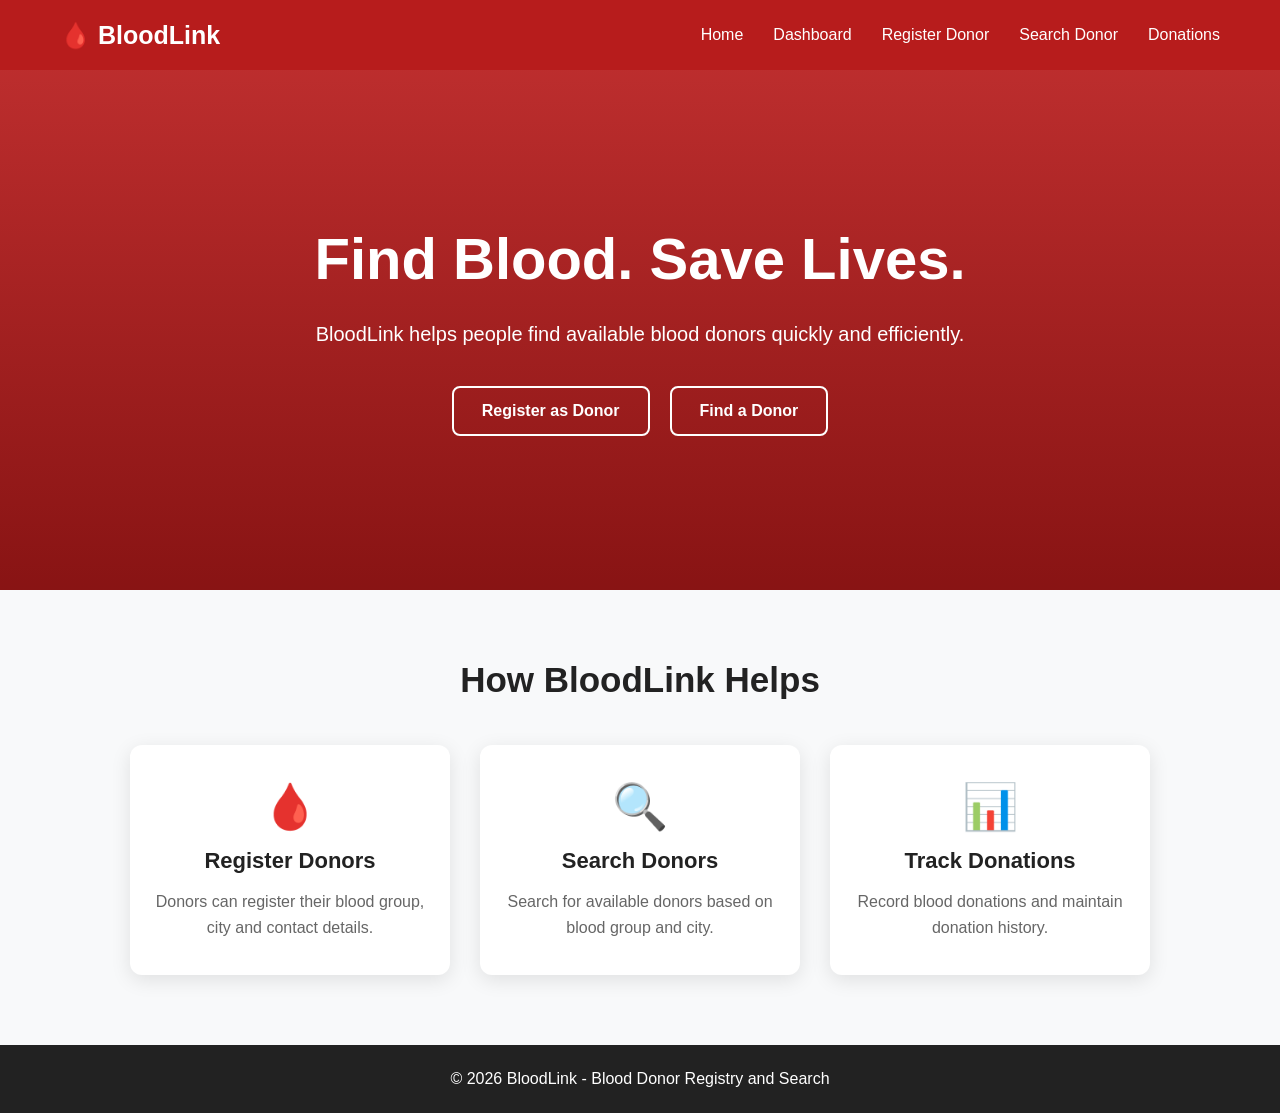
<file: BloodLink/bloodlink/target/classes/static/index.html>
<!DOCTYPE html>
<html lang="en">

<head>

    <meta charset="UTF-8">

    <meta name="viewport"
          content="width=device-width, initial-scale=1.0">

    <title>BloodLink - Blood Donor Registry</title>

    <link rel="stylesheet" href="css/style.css">

</head>

<body>


    <!-- =========================
         NAVBAR
    ========================== -->

    <nav class="navbar">

        <div class="logo">
            🩸 BloodLink
        </div>

        <div class="nav-links">

            <a href="index.html">
                Home
            </a>

            <a href="dashboard.html">
                Dashboard
            </a>

            <a href="register-donor.html">
                Register Donor
            </a>

            <a href="search-donor.html">
                Search Donor
            </a>

            <a href="donations.html">
                Donations
            </a>

        </div>

    </nav>


    <!-- =========================
         HERO SECTION
    ========================== -->

    <section class="hero">

        <div class="hero-content">

            <h1>
                Find Blood. Save Lives.
            </h1>

            <p>
                BloodLink helps people find available blood donors
                quickly and efficiently.
            </p>


            <!-- =========================
                 HERO BUTTONS
            ========================== -->

            <div class="hero-buttons">


                <!-- REGISTER DONOR -->

                <a href="#"
                   class="btn register-btn"
                   onclick="openRegisterPopup(event)">

                    Register as Donor

                </a>


                <!-- FIND DONOR -->

                <a href="#"
                   class="btn secondary-btn"
                   onclick="openSearchPopup(event)">

                    Find a Donor

                </a>


            </div>

        </div>

    </section>


    <!-- =========================
         FEATURES SECTION
    ========================== -->

    <section class="features">

        <h2>
            How BloodLink Helps
        </h2>


        <div class="feature-container">


            <!-- FEATURE 1 -->

            <div class="feature-card">

                <div class="feature-icon">
                    🩸
                </div>

                <h3>
                    Register Donors
                </h3>

                <p>
                    Donors can register their blood group,
                    city and contact details.
                </p>

            </div>


            <!-- FEATURE 2 -->

            <div class="feature-card">

                <div class="feature-icon">
                    🔍
                </div>

                <h3>
                    Search Donors
                </h3>

                <p>
                    Search for available donors based on
                    blood group and city.
                </p>

            </div>


            <!-- FEATURE 3 -->

            <div class="feature-card">

                <div class="feature-icon">
                    📊
                </div>

                <h3>
                    Track Donations
                </h3>

                <p>
                    Record blood donations and maintain
                    donation history.
                </p>

            </div>


        </div>

    </section>


    <!-- =====================================================
         REGISTER DONOR POPUP
    ====================================================== -->

    <div id="registerPopup"
         class="register-popup">


        <div class="popup-box">


            <!-- CLOSE -->

            <button class="popup-close"
                    onclick="closeRegisterPopup()">

                ×

            </button>


            <!-- ICON -->

            <div class="popup-icon">

                🩸

            </div>


            <!-- TITLE -->

            <h2>
                Become a Blood Donor
            </h2>


            <!-- MESSAGE -->

            <p>
                Your donation can help save someone's life.
                Are you ready to become a donor?
            </p>


            <!-- BUTTONS -->

            <div class="popup-buttons">


                <button class="popup-cancel"
                        onclick="closeRegisterPopup()">

                    Maybe Later

                </button>


                <a href="register-donor.html"
                   class="popup-register">

                    Continue

                </a>


            </div>

        </div>

    </div>


    <!-- =====================================================
         FIND DONOR POPUP
    ====================================================== -->

    <div id="searchPopup"
         class="register-popup">


        <div class="popup-box">


            <!-- CLOSE -->

            <button class="popup-close"
                    onclick="closeSearchPopup()">

                ×

            </button>


            <!-- ICON -->

            <div class="popup-icon">

                🔍

            </div>


            <!-- TITLE -->

            <h2>
                Find a Blood Donor
            </h2>


            <!-- MESSAGE -->

            <p>
                Looking for a blood donor?
                Search for available donors by blood group
                and city.
            </p>


            <!-- BUTTONS -->

            <div class="popup-buttons">


                <button class="popup-cancel"
                        onclick="closeSearchPopup()">

                    Maybe Later

                </button>


                <a href="search-donor.html"
                   class="popup-register">

                    Find Donor

                </a>


            </div>

        </div>

    </div>


    <!-- =========================
         FOOTER
    ========================== -->

    <footer>

        <p>
            © 2026 BloodLink - Blood Donor Registry and Search
        </p>

    </footer>


    <!-- =====================================================
         POPUP JAVASCRIPT
    ====================================================== -->

    <script>


        /* ==========================================
           REGISTER DONOR POPUP
        ========================================== */

        function openRegisterPopup(event) {

            event.preventDefault();

            document
                .getElementById("registerPopup")
                .classList.add("show");

        }


        function closeRegisterPopup() {

            document
                .getElementById("registerPopup")
                .classList.remove("show");

        }


        /* ==========================================
           FIND DONOR POPUP
        ========================================== */

        function openSearchPopup(event) {

            event.preventDefault();

            document
                .getElementById("searchPopup")
                .classList.add("show");

        }


        function closeSearchPopup() {

            document
                .getElementById("searchPopup")
                .classList.remove("show");

        }


        /* ==========================================
           CLOSE REGISTER POPUP
           WHEN CLICKING OUTSIDE
        ========================================== */

        document
            .getElementById("registerPopup")
            .addEventListener("click", function(event) {

                if (event.target === this) {

                    closeRegisterPopup();

                }

            });


        /* ==========================================
           CLOSE SEARCH POPUP
           WHEN CLICKING OUTSIDE
        ========================================== */

        document
            .getElementById("searchPopup")
            .addEventListener("click", function(event) {

                if (event.target === this) {

                    closeSearchPopup();

                }

            });


    </script>


</body>

</html>
</file>
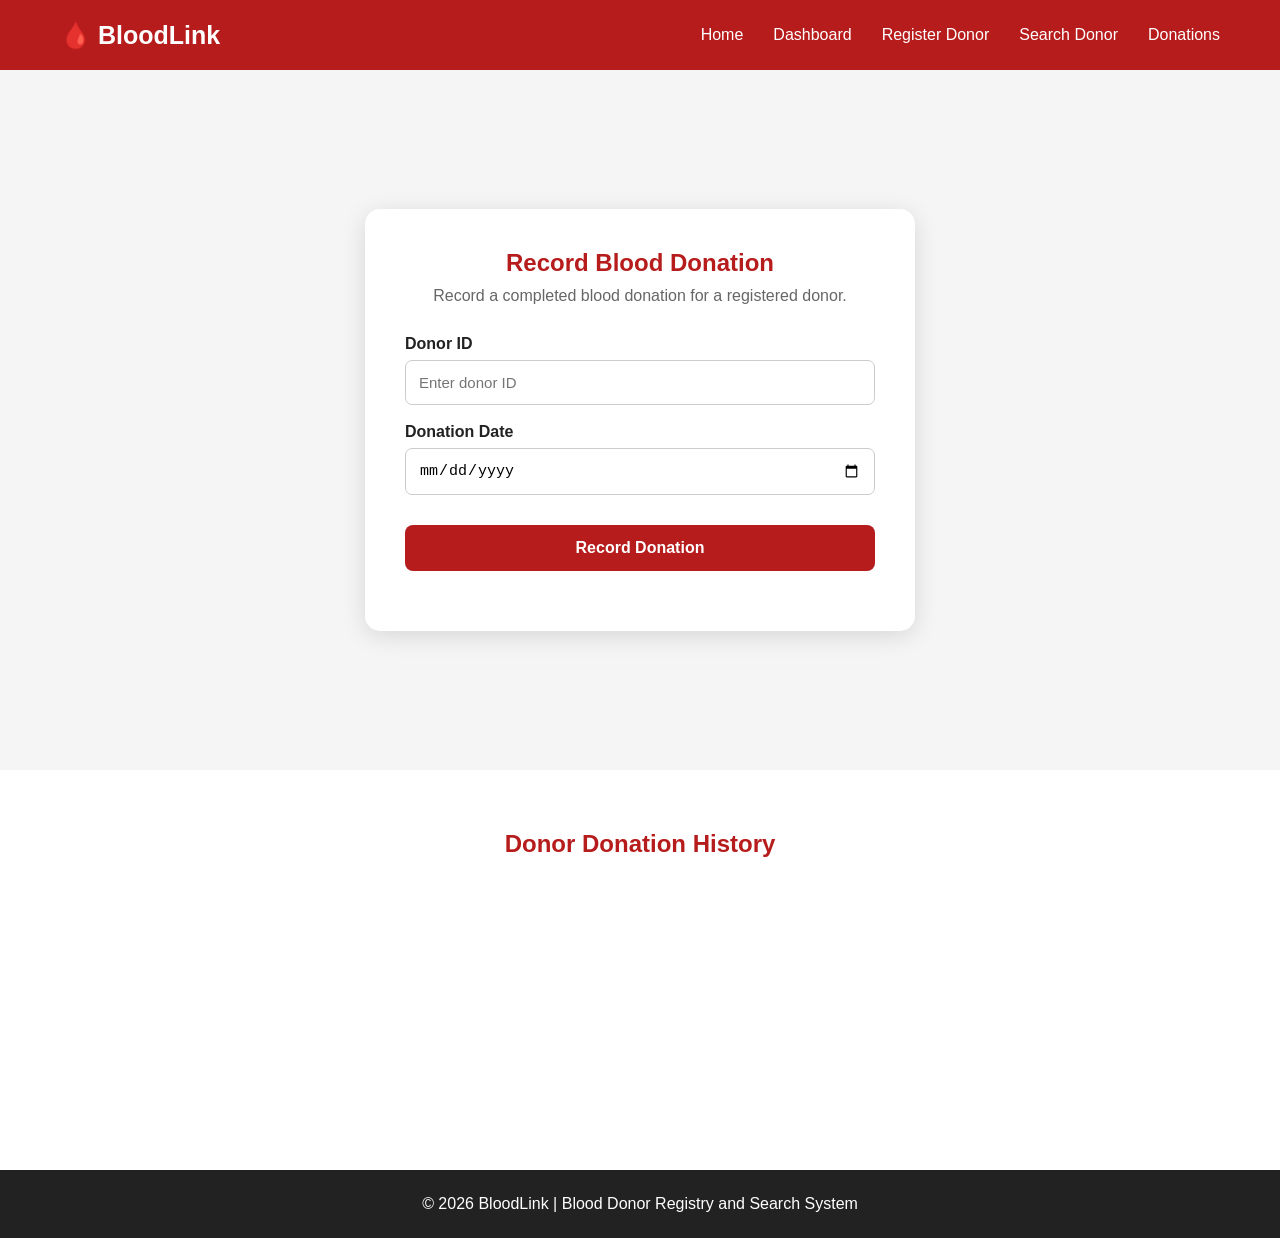
<file: BloodLink/bloodlink/target/classes/static/donations.html>
<!DOCTYPE html>
<html lang="en">

<head>

    <meta charset="UTF-8">

    <meta name="viewport"
          content="width=device-width, initial-scale=1.0">

    <title>Donations - BloodLink</title>

    <link rel="stylesheet"
          href="css/style.css">

</head>

<body>

    <!-- =========================
         NAVBAR
    ========================== -->

    <nav class="navbar">

        <div class="logo">
            🩸 BloodLink
        </div>

        <div class="nav-links">

            <a href="index.html">
                Home
            </a>

            <a href="dashboard.html">
                Dashboard
            </a>

            <a href="register-donor.html">
                Register Donor
            </a>

            <a href="search-donor.html">
                Search Donor
            </a>

            <a href="donations.html">
                Donations
            </a>

        </div>

    </nav>


    <!-- =========================
         DONATION FORM
    ========================== -->

    <section class="form-section">

        <div class="form-container">

            <h1>Record Blood Donation</h1>

            <p class="form-description">
                Record a completed blood donation
                for a registered donor.
            </p>


            <form id="donationForm">

                <!-- DONOR ID -->

                <label for="donorId">
                    Donor ID
                </label>

                <input
                    type="number"
                    id="donorId"
                    placeholder="Enter donor ID"
                    min="1"
                    required
                >


                <!-- DONATION DATE -->

                <label for="donationDate">
                    Donation Date
                </label>

                <input
                    type="date"
                    id="donationDate"
                    required
                >


                <!-- SUBMIT -->

                <button
                    type="submit"
                    class="submit-btn"
                >
                    Record Donation
                </button>

            </form>


            <div
                id="donationMessage"
                class="message">
            </div>

        </div>

    </section>


    <!-- =========================
         DONATION HISTORY
    ========================== -->

    <section class="results-section">

        <h2>
            Donor Donation History
        </h2>

        <div
            id="donationHistory">
        </div>

    </section>


    <footer>

        <p>
            © 2026 BloodLink |
            Blood Donor Registry and Search System
        </p>

    </footer>


    <script src="js/script.js"></script>

</body>

</html>
</file>
<file: BloodLink/bloodlink/target/classes/static/css/style.css>
* {
    margin: 0;
    padding: 0;
    box-sizing: border-box;
}

body {
    font-family: Arial, sans-serif;
    background: #f8f9fa;
    color: #222;
}


/* =========================
   NAVBAR
========================= */

.navbar {
    height: 70px;
    background: #b71c1c;

    display: flex;
    justify-content: space-between;
    align-items: center;

    padding: 0 60px;
}

.logo {
    color: white;
    font-size: 25px;
    font-weight: bold;
}

.nav-links {
    display: flex;
    gap: 30px;
}

.nav-links a {
    color: white;
    text-decoration: none;
    font-size: 16px;
}

.nav-links a:hover {
    text-decoration: underline;
}


/* =========================
   HERO
========================= */

.hero {
    min-height: 520px;

    display: flex;
    justify-content: center;
    align-items: center;

    text-align: center;

    padding: 60px 20px;

    background:
        linear-gradient(
            rgba(183, 28, 28, 0.92),
            rgba(127, 0, 0, 0.92)
        );
}

.hero-content {
    max-width: 850px;
    color: white;
}

.hero h1 {
    font-size: 58px;
    margin-bottom: 25px;
}

.hero h1 span {
    color: #ffd6d6;
}

.hero p {
    font-size: 20px;
    line-height: 1.7;
    margin-bottom: 35px;
}


/* =========================
   BUTTONS
========================= */

.hero-buttons {
    display: flex;
    justify-content: center;
    gap: 20px;
}

.btn {
    padding: 14px 28px;
    border-radius: 8px;

    text-decoration: none;

    font-size: 16px;
    font-weight: bold;
}

.primary-btn {
    background: white;
    color: #b71c1c;
}

.secondary-btn {
    border: 2px solid white;
    color: white;
}

.primary-btn:hover {
    background: #eeeeee;
}

.secondary-btn:hover {
    background: white;
    color: #b71c1c;
}


/* =========================
   FEATURES
========================= */

.features {
    padding: 70px 50px;
    text-align: center;
}

.features h2 {
    font-size: 35px;
    margin-bottom: 45px;
}

.feature-container {
    display: flex;
    justify-content: center;
    gap: 30px;

    max-width: 1100px;
    margin: auto;
}

.feature-card {
    background: white;

    width: 320px;

    padding: 35px 25px;

    border-radius: 12px;

    box-shadow:
        0 5px 20px rgba(0, 0, 0, 0.1);
}

.feature-icon {
    font-size: 45px;
    margin-bottom: 15px;
}

.feature-card h3 {
    margin-bottom: 15px;
    font-size: 22px;
}

.feature-card p {
    color: #666;
    line-height: 1.6;
}


/* =========================
   FOOTER
========================= */

footer {
    background: #222;
    color: white;

    text-align: center;

    padding: 25px;
}


/* =========================
   RESPONSIVE
========================= */

@media (max-width: 800px) {

    .navbar {
        padding: 0 20px;
    }

    .nav-links {
        gap: 10px;
    }

    .hero h1 {
        font-size: 40px;
    }

    .feature-container {
        flex-direction: column;
        align-items: center;
    }

    .hero-buttons {
        flex-direction: column;
        align-items: center;
    }
}
/* =========================
   FORM SECTION
========================= */

.form-section {
    min-height: 700px;

    display: flex;
    justify-content: center;
    align-items: center;

    padding: 60px 20px;

    background: #f5f5f5;
}

.form-container {
    width: 100%;
    max-width: 550px;

    background: white;

    padding: 40px;

    border-radius: 15px;

    box-shadow:
        0 5px 25px rgba(0, 0, 0, 0.12);
}

.form-container h1 {
    text-align: center;

    color: #b71c1c;

    margin-bottom: 10px;
}

.form-description {
    text-align: center;

    color: #666;

    margin-bottom: 30px;
}

.form-container label {
    display: block;

    font-weight: bold;

    margin-top: 18px;

    margin-bottom: 7px;
}

.form-container input,
.form-container select {
    width: 100%;

    padding: 13px;

    border: 1px solid #ccc;

    border-radius: 7px;

    font-size: 15px;

    outline: none;
}

.form-container input:focus,
.form-container select:focus {
    border-color: #b71c1c;
}

.submit-btn {
    width: 100%;

    margin-top: 30px;

    padding: 14px;

    border: none;

    border-radius: 8px;

    background: #b71c1c;

    color: white;

    font-size: 16px;

    font-weight: bold;

    cursor: pointer;
}

.submit-btn:hover {
    background: #8e0000;
}

.message {
    margin-top: 20px;

    text-align: center;

    font-weight: bold;
}
/* =========================
   SEARCH SECTION
========================= */

.search-section {
    background: #f5f5f5;

    padding: 60px 20px;
}

.search-container {
    max-width: 600px;

    margin: auto;

    background: white;

    padding: 40px;

    border-radius: 15px;

    box-shadow:
        0 5px 25px rgba(0, 0, 0, 0.1);
}

.search-container h1 {
    text-align: center;

    color: #b71c1c;

    margin-bottom: 10px;
}

.search-container > p {
    text-align: center;

    color: #666;

    margin-bottom: 30px;
}

.search-container label {
    display: block;

    font-weight: bold;

    margin-top: 18px;

    margin-bottom: 7px;
}

.search-container input,
.search-container select {
    width: 100%;

    padding: 13px;

    border: 1px solid #ccc;

    border-radius: 7px;

    font-size: 15px;
}


/* =========================
   RESULTS
========================= */

.results-section {
    padding: 60px 30px;

    background: #ffffff;

    min-height: 400px;
}

.results-section h2 {
    text-align: center;

    margin-bottom: 25px;

    color: #b71c1c;
}

.donor-results {
    max-width: 1100px;

    margin: auto;

    display: grid;

    grid-template-columns:
        repeat(auto-fit, minmax(280px, 1fr));

    gap: 25px;
}

.donor-card {
    background: white;

    border: 1px solid #ddd;

    border-radius: 12px;

    padding: 25px;

    box-shadow:
        0 4px 15px rgba(0, 0, 0, 0.08);
}

.donor-card h3 {
    color: #b71c1c;

    margin-bottom: 15px;
}

.donor-card p {
    margin: 8px 0;

    color: #555;
}

.blood-badge {
    display: inline-block;

    background: #b71c1c;

    color: white;

    padding: 7px 12px;

    border-radius: 20px;

    font-weight: bold;

    margin-bottom: 12px;
}

.available-badge {
    display: inline-block;

    background: #e8f5e9;

    color: #2e7d32;

    padding: 6px 12px;

    border-radius: 15px;

    font-size: 13px;

    font-weight: bold;
}


/* =========================
   NO RESULTS
========================= */

.no-results {
    text-align: center;

    color: #777;

    font-size: 18px;

    padding: 30px;
}
/* =====================================================
   REGISTER DONOR BUTTON
===================================================== */

.hero-buttons .register-btn {
    display: inline-block;
    padding: 14px 28px;

    background: transparent;
    color: white;

    border: 2px solid white;
    border-radius: 8px;

    text-decoration: none;
    font-weight: bold;

    cursor: pointer;

    transition: all 0.3s ease;
}


.hero-buttons .register-btn:hover {
    background: white;
    color: #b71c1c;

    transform: translateY(-2px);

    box-shadow: 0 5px 15px rgba(0, 0, 0, 0.2);
}


/* =====================================================
   REGISTER POPUP BACKGROUND
===================================================== */

.register-popup {

    position: fixed;

    top: 0;
    left: 0;

    width: 100%;
    height: 100%;

    background: rgba(0, 0, 0, 0.65);

    display: flex;

    justify-content: center;
    align-items: center;

    opacity: 0;
    visibility: hidden;

    transition: all 0.3s ease;

    z-index: 9999;
}


/* POPUP ACTIVE */

.register-popup.show {

    opacity: 1;

    visibility: visible;

}


/* =====================================================
   POPUP BOX
===================================================== */

.popup-box {

    position: relative;

    width: 90%;
    max-width: 430px;

    background: white;

    padding: 40px 30px;

    border-radius: 18px;

    text-align: center;

    box-shadow:
        0 15px 50px rgba(0, 0, 0, 0.35);

    transform: scale(0.7);

    transition: transform 0.3s ease;
}


/* POPUP ANIMATION */

.register-popup.show .popup-box {

    transform: scale(1);

}


/* =====================================================
   POPUP ICON
===================================================== */

.popup-icon {

    width: 70px;
    height: 70px;

    margin: 0 auto 20px;

    display: flex;

    justify-content: center;
    align-items: center;

    background: #ffe5e5;

    border-radius: 50%;

    font-size: 35px;

}


/* =====================================================
   POPUP TITLE
===================================================== */

.popup-box h2 {

    margin-bottom: 12px;

    color: #b71c1c;

    font-size: 27px;

}


/* =====================================================
   POPUP DESCRIPTION
===================================================== */

.popup-box p {

    color: #666;

    line-height: 1.6;

    margin-bottom: 25px;

}


/* =====================================================
   CLOSE BUTTON
===================================================== */

.popup-close {

    position: absolute;

    top: 12px;
    right: 15px;

    width: 35px;
    height: 35px;

    border: none;

    background: transparent;

    color: #777;

    font-size: 28px;

    cursor: pointer;

    border-radius: 50%;

    transition: 0.3s;

}


.popup-close:hover {

    background: #f5f5f5;

    color: #b71c1c;

}


/* =====================================================
   POPUP BUTTON CONTAINER
===================================================== */

.popup-buttons {

    display: flex;

    justify-content: center;

    gap: 12px;

}


/* =====================================================
   MAYBE LATER
===================================================== */

.popup-cancel {

    padding: 12px 20px;

    border: 1px solid #ccc;

    background: white;

    color: #555;

    border-radius: 7px;

    cursor: pointer;

    font-weight: bold;

    transition: 0.3s;

}


.popup-cancel:hover {

    background: #f5f5f5;

}


/* =====================================================
   CONTINUE BUTTON
===================================================== */

.popup-register {

    padding: 12px 25px;

    background: #b71c1c;

    color: white;

    border-radius: 7px;

    text-decoration: none;

    font-weight: bold;

    transition: 0.3s;

}


.popup-register:hover {

    background: #8e0000;

    transform: translateY(-2px);

}


/* =====================================================
   MOBILE RESPONSIVE
===================================================== */

@media (max-width: 600px) {

    .popup-box {

        width: 85%;

        padding: 35px 20px;

    }

    .popup-buttons {

        flex-direction: column;

    }

    .popup-cancel,
    .popup-register {

        width: 100%;

        box-sizing: border-box;

    }
    /* =====================================================
   REGISTER DONOR BUTTON
===================================================== */

.hero-buttons .register-btn {
    display: inline-block;

    padding: 14px 28px;

    background: transparent;

    color: white;

    border: 2px solid white;

    border-radius: 8px;

    text-decoration: none;

    font-weight: bold;

    cursor: pointer;

    transition: all 0.3s ease;
}


.hero-buttons .register-btn:hover {

    background: white;

    color: #b71c1c;

    transform: translateY(-2px);

    box-shadow:
        0 5px 15px rgba(0, 0, 0, 0.2);
}


/* =====================================================
   POPUP BACKGROUND
===================================================== */

.register-popup {

    position: fixed;

    top: 0;
    left: 0;

    width: 100%;
    height: 100%;

    background: rgba(0, 0, 0, 0.65);

    display: flex;

    justify-content: center;

    align-items: center;

    opacity: 0;

    visibility: hidden;

    transition: all 0.3s ease;

    z-index: 9999;
}


/* POPUP SHOW */

.register-popup.show {

    opacity: 1;

    visibility: visible;

}


/* =====================================================
   POPUP BOX
===================================================== */

.popup-box {

    position: relative;

    width: 90%;

    max-width: 430px;

    background: white;

    padding: 40px 30px;

    border-radius: 18px;

    text-align: center;

    box-shadow:
        0 15px 50px rgba(0, 0, 0, 0.35);

    transform: scale(0.7);

    transition: transform 0.3s ease;
}


/* POPUP ANIMATION */

.register-popup.show .popup-box {

    transform: scale(1);

}


/* =====================================================
   POPUP ICON
===================================================== */

.popup-icon {

    width: 70px;

    height: 70px;

    margin: 0 auto 20px;

    display: flex;

    justify-content: center;

    align-items: center;

    background: #ffe5e5;

    border-radius: 50%;

    font-size: 35px;
}


/* =====================================================
   POPUP TITLE
===================================================== */

.popup-box h2 {

    margin-bottom: 12px;

    color: #b71c1c;

    font-size: 27px;
}


/* =====================================================
   POPUP DESCRIPTION
===================================================== */

.popup-box p {

    color: #666;

    line-height: 1.6;

    margin-bottom: 25px;
}


/* =====================================================
   CLOSE BUTTON
===================================================== */

.popup-close {

    position: absolute;

    top: 12px;

    right: 15px;

    width: 35px;

    height: 35px;

    border: none;

    background: transparent;

    color: #777;

    font-size: 28px;

    cursor: pointer;

    border-radius: 50%;

    transition: 0.3s;
}


.popup-close:hover {

    background: #f5f5f5;

    color: #b71c1c;
}


/* =====================================================
   POPUP BUTTONS
===================================================== */

.popup-buttons {

    display: flex;

    justify-content: center;

    gap: 12px;
}


/* =====================================================
   MAYBE LATER
===================================================== */

.popup-cancel {

    padding: 12px 

}
}
/* =========================================================
   BLOODLINK DASHBOARD
========================================================= */


/* =========================================================
   DASHBOARD PAGE
========================================================= */

.dashboard-page {

    min-height: 100vh;

    padding: 55px 6% 80px;

    background:
        linear-gradient(
            180deg,
            #fff5f5 0%,
            #f8f9fa 45%,
            #ffffff 100%
        );

}


/* =========================================================
   DASHBOARD HEADER
========================================================= */

.dashboard-header {

    max-width: 1200px;

    margin: 0 auto 40px;

    display: flex;

    justify-content: space-between;

    align-items: center;

    background:
        linear-gradient(
            135deg,
            #b71c1c,
            #8e0000
        );

    color: white;

    padding: 40px 45px;

    border-radius: 22px;

    box-shadow:
        0 12px 35px rgba(183, 28, 28, 0.25);

    overflow: hidden;

    position: relative;

}


.dashboard-header::after {

    content: "";

    position: absolute;

    width: 220px;

    height: 220px;

    border-radius: 50%;

    background: rgba(255, 255, 255, 0.08);

    right: 90px;

    top: -100px;

}


.dashboard-label {

    display: inline-block;

    font-size: 12px;

    font-weight: bold;

    letter-spacing: 2px;

    opacity: 0.8;

    margin-bottom: 10px;

}


.dashboard-header h1 {

    margin: 0;

    font-size: 38px;

    color: white;

}


.dashboard-header p {

    margin: 12px 0 0;

    font-size: 16px;

    opacity: 0.9;

}


.dashboard-header-icon {

    width: 100px;

    height: 100px;

    display: flex;

    justify-content: center;

    align-items: center;

    font-size: 55px;

    background: rgba(255, 255, 255, 0.14);

    border-radius: 50%;

    position: relative;

    z-index: 2;

}


/* =========================================================
   SUMMARY GRID
========================================================= */

.summary-grid {

    max-width: 1200px;

    margin: 0 auto 55px;

    display: grid;

    grid-template-columns:
        repeat(3, 1fr);

    gap: 25px;

}


/* =========================================================
   SUMMARY CARD
========================================================= */

.summary-card {

    background: white;

    border-radius: 18px;

    padding: 28px;

    display: flex;

    align-items: center;

    gap: 20px;

    box-shadow:
        0 8px 25px rgba(0, 0, 0, 0.08);

    border: 1px solid #eeeeee;

    transition:
        transform 0.3s ease,
        box-shadow 0.3s ease;

}


.summary-card:hover {

    transform: translateY(-6px);

    box-shadow:
        0 15px 35px rgba(0, 0, 0, 0.12);

}


/* =========================================================
   SUMMARY ICON
========================================================= */

.summary-icon {

    width: 65px;

    height: 65px;

    min-width: 65px;

    display: flex;

    justify-content: center;

    align-items: center;

    border-radius: 16px;

    font-size: 30px;

}


.total-card .summary-icon {

    background: #f3e5f5;

}


.available-card .summary-icon {

    background: #e8f5e9;

}


.unavailable-card .summary-icon {

    background: #fff3e0;

}


/* =========================================================
   SUMMARY CONTENT
========================================================= */

.summary-content span {

    display: block;

    color: #666;

    font-size: 14px;

    margin-bottom: 4px;

}


.summary-content h2 {

    margin: 0;

    font-size: 34px;

    color: #222;

}


.summary-content small {

    display: block;

    margin-top: 4px;

    color: #999;

}


/* =========================================================
   DASHBOARD SECTION
========================================================= */

.dashboard-section {

    max-width: 1200px;

    margin: 0 auto 55px;

}


/* =========================================================
   SECTION HEADING
========================================================= */

.section-heading {

    display: flex;

    justify-content: space-between;

    align-items: center;

    margin-bottom: 25px;

}


.section-label {

    display: block;

    color: #b71c1c;

    font-size: 11px;

    font-weight: bold;

    letter-spacing: 2px;

    margin-bottom: 5px;

}


.section-heading h2 {

    margin: 0;

    color: #222;

    font-size: 27px;

}


.section-icon {

    width: 48px;

    height: 48px;

    display: flex;

    align-items: center;

    justify-content: center;

    background: #fff0f0;

    border-radius: 12px;

    font-size: 23px;

}


/* =========================================================
   BLOOD GROUP GRID
========================================================= */

.blood-group-grid {

    display: grid;

    grid-template-columns:
        repeat(4, 1fr);

    gap: 20px;

}


/* =========================================================
   BLOOD GROUP CARD
========================================================= */

.blood-group-grid .feature-card {

    min-height: 190px;

    margin: 0;

    padding: 25px;

    background: white;

    border-radius: 18px;

    border: 1px solid #eeeeee;

    box-shadow:
        0 7px 22px rgba(0, 0, 0, 0.07);

    text-align: left;

    transition:
        transform 0.3s ease,
        box-shadow 0.3s ease;

}


.blood-group-grid .feature-card:hover {

    transform: translateY(-7px);

    box-shadow:
        0 14px 30px rgba(183, 28, 28, 0.14);

}


/* =========================================================
   BLOOD ICON
========================================================= */

.blood-group-grid .feature-icon {

    width: 55px;

    height: 55px;

    margin-bottom: 18px;

    display: flex;

    justify-content: center;

    align-items: center;

    background: #fff0f0;

    border-radius: 14px;

    font-size: 28px;

}


/* =========================================================
   BLOOD GROUP TITLE
========================================================= */

.blood-group-grid .feature-card h3 {

    margin: 0 0 8px;

    font-size: 23px;

    color: #222;

}


.blood-group-grid .feature-card p {

    margin: 0;

    color: #777;

    line-height: 1.6;

}


/* =========================================================
   CITY GRID
========================================================= */

.city-grid {

    display: grid;

    grid-template-columns:
        repeat(3, 1fr);

    gap: 20px;

}


/* =========================================================
   CITY CARD
========================================================= */

.city-grid .feature-card {

    margin: 0;

    padding: 25px;

    background: white;

    border-radius: 18px;

    border: 1px solid #eeeeee;

    box-shadow:
        0 7px 22px rgba(0, 0, 0, 0.07);

    text-align: left;

    transition:
        transform 0.3s ease,
        box-shadow 0.3s ease;

}


.city-grid .feature-card:hover {

    transform: translateY(-6px);

    box-shadow:
        0 14px 30px rgba(0, 0, 0, 0.12);

}


.city-grid .feature-icon {

    width: 55px;

    height: 55px;

    margin-bottom: 15px;

    display: flex;

    align-items: center;

    justify-content: center;

    background: #fff3e0;

    border-radius: 14px;

    font-size: 27px;

}


.city-grid .feature-card h3 {

    margin: 0 0 8px;

    font-size: 22px;

    color: #222;

}


.city-grid .feature-card p {

    margin: 0;

    color: #777;

    line-height: 1.6;

}


/* =========================================================
   QUICK ACTIONS
========================================================= */

.quick-actions {

    max-width: 1200px;

    margin: 0 auto;

}


.quick-actions > h2 {

    margin-bottom: 22px;

    font-size: 27px;

    color: #222;

}


.action-grid {

    display: grid;

    grid-template-columns:
        repeat(3, 1fr);

    gap: 20px;

}


/* =========================================================
   ACTION CARD
========================================================= */

.action-card {

    display: flex;

    align-items: center;

    gap: 15px;

    background: white;

    padding: 22px;

    border-radius: 16px;

    border: 1px solid #eeeeee;

    text-decoration: none;

    color: #222;

    box-shadow:
        0 6px 20px rgba(0, 0, 0, 0.06);

    transition:
        transform 0.3s ease,
        box-shadow 0.3s ease;

}


.action-card:hover {

    transform: translateY(-5px);

    box-shadow:
        0 12px 28px rgba(0, 0, 0, 0.12);

}


.action-icon {

    width: 52px;

    height: 52px;

    min-width: 52px;

    display: flex;

    justify-content: center;

    align-items: center;

    background: #fff0f0;

    border-radius: 13px;

    font-size: 25px;

}


.action-card h3 {

    margin: 0 0 5px;

    font-size: 17px;

}


.action-card p {

    margin: 0;

    color: #888;

    font-size: 13px;

}


.action-arrow {

    margin-left: auto;

    font-size: 25px;

    color: #b71c1c;

    transition: transform 0.3s ease;

}


.action-card:hover .action-arrow {

    transform: translateX(5px);

}


/* =========================================================
   DASHBOARD RESPONSIVE
========================================================= */

@media (max-width: 1000px) {

    .blood-group-grid {

        grid-template-columns:
            repeat(2, 1fr);

    }

    .city-grid {

        grid-template-columns:
            repeat(2, 1fr);

    }

    .action-grid {

        grid-template-columns:
            1fr;

    }

}


@media (max-width: 750px) {

    .dashboard-page {

        padding: 35px 20px 60px;

    }

    .dashboard-header {

        padding: 30px;

    }

    .dashboard-header h1 {

        font-size: 29px;

    }

    .dashboard-header-icon {

        width: 70px;

        height: 70px;

        font-size: 38px;

    }

    .summary-grid {

        grid-template-columns:
            1fr;

    }

}


@media (max-width: 550px) {

    .dashboard-header {

        flex-direction: column;

        align-items: flex-start;

        gap: 20px;

    }

    .dashboard-header-icon {

        display: none;

    }

    .blood-group-grid {

        grid-template-columns:
            1fr;

    }

    .city-grid {

        grid-template-columns:
            1fr;

    }

    .section-heading h2 {

        font-size: 22px;

    }

}
/* =========================================================
   STEP 12 - BLOOD REQUEST FEATURE
   ADDITION ONLY
========================================================= */


/* =========================================================
   REQUEST BLOOD BUTTON
========================================================= */

.request-blood-btn {

    width: 100%;

    margin-top: 15px;

    padding: 11px 15px;

    border: none;

    border-radius: 7px;

    background: #b71c1c;

    color: white;

    font-size: 14px;

    font-weight: bold;

    cursor: pointer;

    transition: 0.3s;

}


.request-blood-btn:hover {

    background: #8e0000;

    transform: translateY(-2px);

}


/* =========================================================
   REQUEST POPUP
========================================================= */

.request-popup {

    position: fixed;

    top: 0;

    left: 0;

    width: 100%;

    height: 100%;

    background: rgba(0, 0, 0, 0.65);

    display: flex;

    justify-content: center;

    align-items: center;

    opacity: 0;

    visibility: hidden;

    transition: 0.3s;

    z-index: 9999;

}


.request-popup.show {

    opacity: 1;

    visibility: visible;

}


/* =========================================================
   REQUEST BOX
========================================================= */

.request-box {

    position: relative;

    width: 90%;

    max-width: 450px;

    max-height: 90vh;

    overflow-y: auto;

    background: white;

    padding: 30px;

    border-radius: 15px;

    box-shadow:
        0 10px 40px rgba(0, 0, 0, 0.3);

    transform: scale(0.8);

    transition: 0.3s;

}


.request-popup.show
.request-box {

    transform: scale(1);

}


/* =========================================================
   CLOSE BUTTON
========================================================= */

.request-close {

    position: absolute;

    top: 8px;

    right: 14px;

    border: none;

    background: transparent;

    font-size: 28px;

    color: #777;

    cursor: pointer;

}


.request-close:hover {

    color: #b71c1c;

}


/* =========================================================
   POPUP ICON
========================================================= */

.request-icon {

    text-align: center;

    font-size: 40px;

    margin-bottom: 10px;

}


/* =========================================================
   POPUP TITLE
========================================================= */

.request-box h2 {

    text-align: center;

    color: #b71c1c;

    margin-bottom: 10px;

}


.request-box > p {

    text-align: center;

    color: #666;

    line-height: 1.5;

    margin-bottom: 20px;

}


/* =========================================================
   POPUP FORM
========================================================= */

.request-box label {

    display: block;

    margin-top: 12px;

    margin-bottom: 6px;

    font-weight: bold;

}


.request-box input,

.request-box select {

    width: 100%;

    box-sizing: border-box;

    padding: 11px;

    border: 1px solid #ccc;

    border-radius: 7px;

    font-size: 15px;

}


.request-box input:focus,

.request-box select:focus {

    outline: none;

    border-color: #b71c1c;

}


/* =========================================================
   SUBMIT BUTTON
========================================================= */

.request-submit {

    width: 100%;

    margin-top: 20px;

    padding: 12px;

    border: none;

    border-radius: 7px;

    background: #b71c1c;

    color: white;

    font-size: 15px;

    font-weight: bold;

    cursor: pointer;

}


.request-submit:hover {

    background: #8e0000;

}


/* =========================================================
   REQUEST MESSAGE
========================================================= */

.request-message {

    margin-top: 15px;

    text-align: center;

    font-weight: bold;

}


/* =========================================================
   MOBILE POPUP
========================================================= */

@media (max-width: 600px) {

    .request-box {

        width: 85%;

        padding: 25px 20px;

    }

}
/* =========================================================
   STEP 15.4 - BLOOD REQUEST MANAGEMENT
   ADDITION ONLY
========================================================= */


/* ==========================================
   REQUEST MANAGEMENT PAGE
========================================== */

.page-header {

    text-align: center;

    margin-bottom: 25px;
}


.page-header h1 {

    color: #b71c1c;

    margin-bottom: 8px;
}


.page-header p {

    color: #666;

    line-height: 1.5;
}


/* ==========================================
   FILTER AREA
========================================== */

.search-container {

    margin-bottom: 25px;
}


.search-container h2 {

    color: #b71c1c;

    margin-bottom: 15px;
}


.form-group {

    margin-bottom: 15px;
}


.form-group label {

    display: block;

    margin-bottom: 6px;

    font-weight: bold;
}


.form-group select {

    width: 100%;

    box-sizing: border-box;

    padding: 11px;

    border: 1px solid #ccc;

    border-radius: 7px;

    font-size: 15px;
}


/* ==========================================
   TABLE
========================================== */

.table-container {

    width: 100%;

    overflow-x: auto;

    margin-top: 20px;
}


.table-container table {

    width: 100%;

    min-width: 1100px;

    border-collapse: collapse;

    background: white;
}


.table-container th {

    background: #b71c1c;

    color: white;

    padding: 12px;

    text-align: center;

    white-space: nowrap;
}


.table-container td {

    padding: 12px;

    border-bottom: 1px solid #ddd;

    text-align: center;

    white-space: nowrap;
}


.table-container tr:hover {

    background: #fafafa;
}


/* ==========================================
   STATUS
========================================== */

.status-badge {

    display: inline-block;

    padding: 6px 10px;

    border-radius: 15px;

    font-size: 12px;

    font-weight: bold;
}


.status-pending {

    background: #fff3cd;

    color: #856404;
}


.status-fulfilled {

    background: #d4edda;

    color: #155724;
}


.status-cancelled {

    background: #f8d7da;

    color: #721c24;
}


/* ==========================================
   URGENCY
========================================== */

.urgency-high {

    color: #c62828;

    font-weight: bold;
}


.urgency-medium {

    color: #ef6c00;

    font-weight: bold;
}


.urgency-low {

    color: #2e7d32;

    font-weight: bold;
}


/* ==========================================
   ACTION BUTTONS
========================================== */

.request-action-btn {

    border: none;

    padding: 7px 10px;

    margin: 2px;

    border-radius: 5px;

    cursor: pointer;

    font-size: 12px;

    font-weight: bold;
}


.update-request-btn {

    background: #1976d2;

    color: white;
}


.delete-request-btn {

    background: #c62828;

    color: white;
}


.request-action-btn:hover {

    opacity: 0.85;
}


/* ==========================================
   MOBILE
========================================== */

@media (max-width: 768px) {

    .page-header h1 {

        font-size: 24px;

    }

    .table-container {

        overflow-x: auto;

    }

}
</file>
